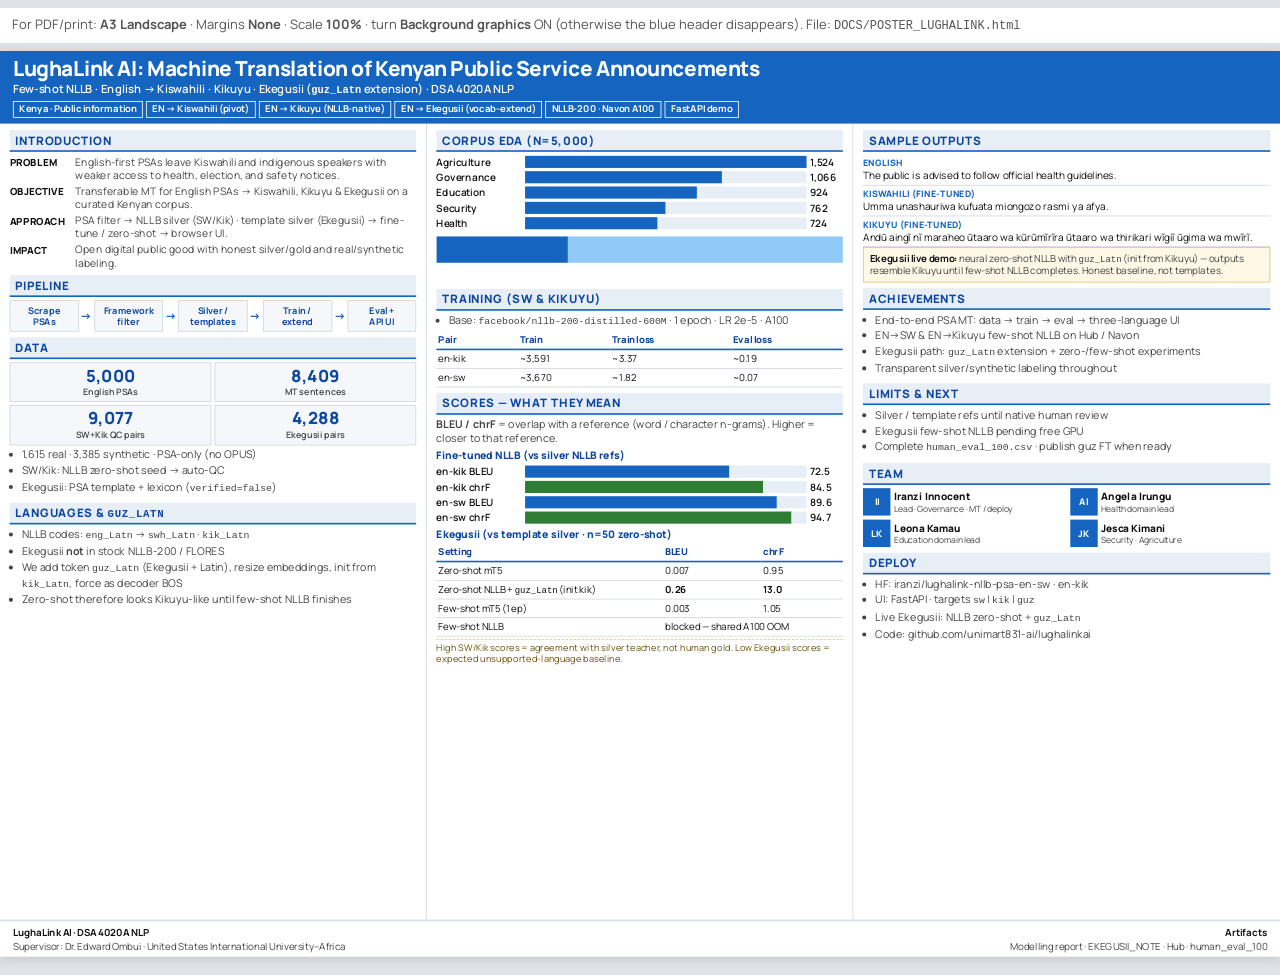
<file: DOCS/POSTER_LUGHALINK.html>
<!DOCTYPE html>
<html lang="en">
<head>
  <meta charset="utf-8" />
  <meta name="viewport" content="width=device-width, initial-scale=1" />
  <title>LughaLink AI — Research Poster</title>
  <link rel="preconnect" href="https://fonts.googleapis.com" />
  <link href="https://fonts.googleapis.com/css2?family=Manrope:wght@500;600;700;800&display=swap" rel="stylesheet" />
  <style>
    :root {
      --blue: #1565c0;
      --ink: #111;
      --muted: #444;
      --rule: #d0d7de;
      --soft: #f5f7fa;
      --accent: #0d47a1;
      --heading-bg: #e8eef5;
      --heading-text: #0d47a1;
    }
    * { box-sizing: border-box; }
    @page { size: A3 landscape; margin: 0; }

    html, body {
      margin: 0;
      font-family: "Manrope", system-ui, sans-serif;
      color: var(--ink);
      background: #dfe3e8;
      -webkit-print-color-adjust: exact;
      print-color-adjust: exact;
    }

    .print-hint {
      width: min(100%, 1400px);
      margin: 8px auto 0;
      padding: 8px 12px;
      font-size: 13px;
      color: #555;
      background: #fff;
    }
    @media print {
      html, body {
        background: #fff !important;
        width: 100%;
        height: 100%;
        margin: 0;
        -webkit-print-color-adjust: exact !important;
        print-color-adjust: exact !important;
      }
      .print-hint { display: none !important; }
      .stage {
        margin: 0 !important;
        width: 100% !important;
        height: 100% !important;
        overflow: visible !important;
      }
      .poster {
        width: 100% !important;
        height: 100% !important;
        transform: none !important;
        box-shadow: none !important;
        overflow: hidden !important;
        -webkit-print-color-adjust: exact !important;
        print-color-adjust: exact !important;
      }
      .banner,
      .banner * {
        -webkit-print-color-adjust: exact !important;
        print-color-adjust: exact !important;
        color: #ffffff !important;
      }
      .banner {
        background: #1565c0 !important;
        background-color: #1565c0 !important;
      }
      .tag {
        border-color: #ffffff !important;
        color: #ffffff !important;
      }
      .fill { background: #1565c0 !important; background-color: #1565c0 !important; }
      .fill.alt { background: #2e7d32 !important; background-color: #2e7d32 !important; }
      .fill.warn { background: #ef6c00 !important; background-color: #ef6c00 !important; }
      .avatar { background: #1565c0 !important; background-color: #1565c0 !important; color: #fff !important; }
      h2 {
        background: #e8eef5 !important;
        background-color: #e8eef5 !important;
        color: #0d47a1 !important;
        border-bottom: 2.5px solid #1565c0 !important;
        -webkit-print-color-adjust: exact !important;
        print-color-adjust: exact !important;
      }
      h3 { color: #0d47a1 !important; }
      .stat, .pipe-step, .track, .soft, .heading-bg {
        -webkit-print-color-adjust: exact !important;
        print-color-adjust: exact !important;
      }
    }

    .stage {
      width: min(100%, 1400px);
      margin: 8px auto 20px;
      position: relative;
      overflow: visible;
    }
    .poster {
      width: 420mm;
      height: 297mm;
      background: #fff;
      background-color: #fff;
      box-shadow: 0 2px 14px rgba(0,0,0,0.15);
      display: flex;
      flex-direction: column;
      overflow: hidden;
      transform-origin: top left;
      -webkit-print-color-adjust: exact;
      print-color-adjust: exact;
    }

    .banner {
      background: #1565c0;
      background-color: #1565c0;
      color: #ffffff;
      padding: 8px 16px 7px;
      flex: 0 0 auto;
      position: relative;
      z-index: 2;
      -webkit-print-color-adjust: exact;
      print-color-adjust: exact;
    }
    .banner h1 {
      margin: 0;
      font-size: 6.8mm;
      font-weight: 800;
      letter-spacing: -0.02em;
      line-height: 1.1;
      color: #ffffff;
    }
    .banner .sub {
      margin: 2px 0 4px;
      font-size: 3.7mm;
      font-weight: 600;
      color: #ffffff;
    }
    .tags { display: flex; flex-wrap: wrap; gap: 4px; }
    .tag {
      font-size: 3.1mm;
      font-weight: 700;
      border: 1px solid #ffffff;
      padding: 1.5px 7px;
      color: #ffffff;
    }

    .body {
      flex: 1 1 auto;
      min-height: 0;
      display: grid;
      grid-template-columns: 1fr 1fr 1fr;
      align-items: stretch;
      border-bottom: 1px solid var(--rule);
    }
    .col {
      height: 100%;
      padding: 8px 12px 8px;
      border-right: 1px solid var(--rule);
      display: flex;
      flex-direction: column;
      justify-content: flex-start;
      gap: 7px;
      overflow: hidden;
    }
    .col:last-child { border-right: 0; }

    .section { flex: 0 0 auto; }

    h2 {
      margin: 0 0 4px;
      font-size: 3.8mm;
      font-weight: 800;
      color: var(--heading-text);
      text-transform: uppercase;
      letter-spacing: 0.06em;
      padding: 3px 7px;
      background: var(--heading-bg);
      background-color: var(--heading-bg);
      border-bottom: 2.5px solid var(--blue);
      -webkit-print-color-adjust: exact;
      print-color-adjust: exact;
    }
    h3 {
      margin: 3px 0 3px;
      font-size: 3.4mm;
      font-weight: 800;
      color: var(--accent);
    }
    p, li {
      margin: 0 0 2.5px;
      font-size: 3.5mm;
      line-height: 1.3;
      color: var(--muted);
    }
    ul { margin: 0; padding-left: 4mm; }
    code { font-size: 0.92em; }

    .kv {
      display: grid;
      grid-template-columns: 20mm 1fr;
      gap: 3px 6px;
    }
    .kv b {
      color: var(--ink);
      font-weight: 800;
      font-size: 3.2mm;
      text-transform: uppercase;
      letter-spacing: 0.02em;
      padding-top: 1px;
    }
    .kv p { margin: 0; font-size: 3.4mm; }

    .pipeline {
      display: flex;
      align-items: stretch;
      gap: 2px;
    }
    .pipe-step {
      background: var(--soft);
      border: 1px solid var(--rule);
      padding: 5px 2px;
      font-size: 3mm;
      font-weight: 700;
      color: var(--accent);
      text-align: center;
      line-height: 1.15;
      flex: 1;
    }
    .pipe-arrow {
      color: var(--blue);
      font-weight: 800;
      font-size: 3.8mm;
      align-self: center;
    }

    .stats {
      display: grid;
      grid-template-columns: 1fr 1fr;
      gap: 4px;
      margin-bottom: 3px;
    }
    .stat {
      background: var(--soft);
      border: 1px solid var(--rule);
      padding: 5px 4px;
      text-align: center;
    }
    .stat .n {
      display: block;
      font-size: 5.5mm;
      font-weight: 800;
      color: var(--accent);
      line-height: 1.05;
    }
    .stat .l {
      display: block;
      font-size: 2.9mm;
      color: var(--muted);
      margin-top: 1px;
      font-weight: 600;
    }

    .metric {
      display: grid;
      grid-template-columns: 28mm 1fr 11mm;
      align-items: center;
      gap: 4px;
      margin: 2px 0;
      font-size: 3.3mm;
      font-weight: 600;
    }
    .track { height: 3.8mm; background: #e8eef5; }
    .fill { height: 100%; background: var(--blue); }
    .fill.alt { background: #2e7d32; }
    .fill.warn { background: #ef6c00; }

    table {
      width: 100%;
      border-collapse: collapse;
      font-size: 3.2mm;
      margin-top: 2px;
    }
    th, td {
      border-bottom: 1px solid var(--rule);
      padding: 2.5px 2px;
      text-align: left;
    }
    th {
      font-weight: 800;
      color: var(--accent);
      border-bottom: 2px solid var(--blue);
      font-size: 3.1mm;
    }

    .sample-row {
      padding: 3px 0;
      border-bottom: 1px solid var(--rule);
      font-size: 3.3mm;
      line-height: 1.28;
    }
    .sample-row:last-child { border-bottom: 0; }
    .sample-row .lbl {
      display: block;
      font-size: 2.9mm;
      font-weight: 800;
      text-transform: uppercase;
      letter-spacing: 0.04em;
      color: var(--blue);
      margin-bottom: 1px;
    }

    .team {
      display: grid;
      grid-template-columns: 1fr 1fr;
      gap: 5px 8px;
      margin-top: 2px;
    }
    .member {
      display: grid;
      grid-template-columns: 9mm 1fr;
      gap: 4px;
      align-items: center;
    }
    .avatar {
      width: 9mm;
      height: 9mm;
      background: var(--blue);
      color: #fff;
      display: grid;
      place-items: center;
      font-size: 3mm;
      font-weight: 800;
    }
    .member .name { font-size: 3.3mm; font-weight: 800; color: var(--ink); margin: 0; }
    .member .role { font-size: 2.8mm; color: var(--muted); margin: 0; line-height: 1.15; }

    .viz { width: 100%; margin: 2px 0; display: block; }

    .note {
      margin-top: 3px;
      font-size: 3mm;
      color: #6a5200;
      padding-top: 3px;
      border-top: 1px dashed #e0c86a;
      line-height: 1.25;
    }

    .callout {
      background: #fff8e7;
      border: 1px solid #e0c86a;
      padding: 5px 7px;
      font-size: 3.2mm;
      line-height: 1.28;
      color: #444;
    }
    .callout strong { color: var(--ink); }

    footer {
      flex: 0 0 auto;
      display: flex;
      justify-content: space-between;
      gap: 12px;
      padding: 5px 16px;
      font-size: 3.2mm;
      color: var(--muted);
      border-top: 1px solid var(--rule);
    }
    footer strong { color: var(--ink); }
  </style>
</head>
<body>
  <p class="print-hint">
    For PDF/print: <b>A3 Landscape</b> · Margins <b>None</b> · Scale <b>100%</b> ·
    turn <b>Background graphics</b> ON (otherwise the blue header disappears).
    File: <code>DOCS/POSTER_LUGHALINK.html</code>
  </p>

  <div class="stage">
  <article class="poster">
    <header class="banner" style="background-color:#1565c0;color:#ffffff;">
      <h1 style="color:#ffffff;">LughaLink AI: Machine Translation of Kenyan Public Service Announcements</h1>
      <p class="sub" style="color:#ffffff;">Few-shot NLLB · English → Kiswahili · Kikuyu · Ekegusii (<code style="color:#fff;">guz_Latn</code> extension) · DSA 4020A NLP</p>
      <div class="tags">
        <span class="tag">Kenya · Public information</span>
        <span class="tag">EN → Kiswahili (pivot)</span>
        <span class="tag">EN → Kikuyu (NLLB-native)</span>
        <span class="tag">EN → Ekegusii (vocab-extend)</span>
        <span class="tag">NLLB-200 · Navon A100</span>
        <span class="tag">FastAPI demo</span>
      </div>
    </header>

    <div class="body">
      <!-- LEFT -->
      <div class="col">
        <section class="section">
          <h2>Introduction</h2>
          <div class="kv">
            <b>Problem</b>
            <p>English-first PSAs leave Kiswahili and indigenous speakers with weaker access to health, election, and safety notices.</p>
            <b>Objective</b>
            <p>Transferable MT for English PSAs → Kiswahili, Kikuyu &amp; Ekegusii on a curated Kenyan corpus.</p>
            <b>Approach</b>
            <p>PSA filter → NLLB silver (SW/Kik) · template silver (Ekegusii) → fine-tune / zero-shot → browser UI.</p>
            <b>Impact</b>
            <p>Open digital public good with honest silver/gold and real/synthetic labeling.</p>
          </div>
        </section>

        <section class="section">
          <h2>Pipeline</h2>
          <div class="pipeline">
            <div class="pipe-step">Scrape<br/>PSAs</div>
            <span class="pipe-arrow">→</span>
            <div class="pipe-step">Framework<br/>filter</div>
            <span class="pipe-arrow">→</span>
            <div class="pipe-step">Silver /<br/>templates</div>
            <span class="pipe-arrow">→</span>
            <div class="pipe-step">Train /<br/>extend</div>
            <span class="pipe-arrow">→</span>
            <div class="pipe-step">Eval +<br/>API UI</div>
          </div>
        </section>

        <section class="section">
          <h2>Data</h2>
          <div class="stats">
            <div class="stat"><span class="n">5,000</span><span class="l">English PSAs</span></div>
            <div class="stat"><span class="n">8,409</span><span class="l">MT sentences</span></div>
            <div class="stat"><span class="n">9,077</span><span class="l">SW+Kik QC pairs</span></div>
            <div class="stat"><span class="n">4,288</span><span class="l">Ekegusii pairs</span></div>
          </div>
          <ul>
            <li>1,615 real · 3,385 synthetic · PSA-only (no OPUS)</li>
            <li>SW/Kik: NLLB zero-shot seed → auto-QC</li>
            <li>Ekegusii: PSA template + lexicon (<code>verified=false</code>)</li>
          </ul>
        </section>

        <section class="section">
          <h2>Languages &amp; <code>guz_Latn</code></h2>
          <ul>
            <li>NLLB codes: <code>eng_Latn</code> → <code>swh_Latn</code> · <code>kik_Latn</code></li>
            <li>Ekegusii <strong>not</strong> in stock NLLB-200 / FLORES</li>
            <li>We add token <code>guz_Latn</code> (Ekegusii + Latin), resize embeddings, init from <code>kik_Latn</code>, force as decoder BOS</li>
            <li>Zero-shot therefore looks Kikuyu-like until few-shot NLLB finishes</li>
          </ul>
        </section>
      </div>

      <!-- CENTER -->
      <div class="col">
        <section class="section">
          <h2>Corpus EDA (n=5,000)</h2>
          <div class="metric"><span>Agriculture</span><div class="track"><div class="fill" style="width:100%"></div></div><span>1,524</span></div>
          <div class="metric"><span>Governance</span><div class="track"><div class="fill" style="width:70%"></div></div><span>1,066</span></div>
          <div class="metric"><span>Education</span><div class="track"><div class="fill" style="width:61%"></div></div><span>924</span></div>
          <div class="metric"><span>Security</span><div class="track"><div class="fill" style="width:50%"></div></div><span>762</span></div>
          <div class="metric"><span>Health</span><div class="track"><div class="fill" style="width:47%"></div></div><span>724</span></div>
          <svg class="viz" viewBox="0 0 340 42" aria-label="Real vs synthetic">
            <rect x="0" y="4" width="110" height="22" fill="#1565c0"/>
            <rect x="110" y="4" width="230" height="22" fill="#90caf9"/>
            <text x="55" y="20" text-anchor="middle" font-size="14" fill="#fff" font-family="Manrope,sans-serif">Real 1,615</text>
            <text x="225" y="20" text-anchor="middle" font-size="14" fill="#0d47a1" font-family="Manrope,sans-serif">Synthetic 3,385</text>
            <text x="0" y="38" font-size="12" fill="#555" font-family="Manrope,sans-serif">Splits (historical): 7,261 / 906 / 910 · Navon A100</text>
          </svg>
        </section>

        <section class="section">
          <h2>Training (SW &amp; Kikuyu)</h2>
          <ul>
            <li>Base: <code>facebook/nllb-200-distilled-600M</code> · 1 epoch · LR 2e-5 · A100</li>
          </ul>
          <table>
            <tr><th>Pair</th><th>Train</th><th>Train loss</th><th>Eval loss</th></tr>
            <tr><td>en-kik</td><td>~3,591</td><td>~3.37</td><td>~0.19</td></tr>
            <tr><td>en-sw</td><td>~3,670</td><td>~1.82</td><td>~0.07</td></tr>
          </table>
        </section>

        <section class="section">
          <h2>Scores — what they mean</h2>
          <p style="margin-bottom:3px;"><strong>BLEU / chrF</strong> = overlap with a reference (word / character n-grams). Higher = closer to that reference.</p>
          <h3>Fine-tuned NLLB (vs silver NLLB refs)</h3>
          <div class="metric"><span>en-kik BLEU</span><div class="track"><div class="fill" style="width:72.5%"></div></div><span>72.5</span></div>
          <div class="metric"><span>en-kik chrF</span><div class="track"><div class="fill alt" style="width:84.5%"></div></div><span>84.5</span></div>
          <div class="metric"><span>en-sw BLEU</span><div class="track"><div class="fill" style="width:89.6%"></div></div><span>89.6</span></div>
          <div class="metric"><span>en-sw chrF</span><div class="track"><div class="fill alt" style="width:94.7%"></div></div><span>94.7</span></div>
          <h3>Ekegusii (vs template silver · n=50 zero-shot)</h3>
          <table>
            <tr><th>Setting</th><th>BLEU</th><th>chrF</th></tr>
            <tr><td>Zero-shot mT5</td><td>0.007</td><td>0.95</td></tr>
            <tr><td>Zero-shot NLLB + <code>guz_Latn</code> (init kik)</td><td><strong>0.26</strong></td><td><strong>13.0</strong></td></tr>
            <tr><td>Few-shot mT5 (1 ep)</td><td>0.003</td><td>1.05</td></tr>
            <tr><td>Few-shot NLLB</td><td colspan="2">blocked — shared A100 OOM</td></tr>
          </table>
          <p class="note">High SW/Kik scores = agreement with silver teacher, not human gold. Low Ekegusii scores = expected unsupported-language baseline.</p>
        </section>
      </div>

      <!-- RIGHT -->
      <div class="col">
        <section class="section">
          <h2>Sample outputs</h2>
          <div class="sample-row">
            <span class="lbl">English</span>
            The public is advised to follow official health guidelines.
          </div>
          <div class="sample-row">
            <span class="lbl">Kiswahili (fine-tuned)</span>
            Umma unashauriwa kufuata miongozo rasmi ya afya.
          </div>
          <div class="sample-row">
            <span class="lbl">Kikuyu (fine-tuned)</span>
            Andũ aingĩ nĩ maraheo ũtaaro wa kũrũmĩrĩra ũtaaro wa thirikari wĩgiĩ ũgima wa mwĩrĩ.
          </div>
          <div class="callout">
            <strong>Ekegusii live demo:</strong> neural zero-shot NLLB with <code>guz_Latn</code> (init from Kikuyu) — outputs resemble Kikuyu until few-shot NLLB completes. Honest baseline, not templates.
          </div>
        </section>

        <section class="section">
          <h2>Achievements</h2>
          <ul>
            <li>End-to-end PSA MT: data → train → eval → three-language UI</li>
            <li>EN→SW &amp; EN→Kikuyu few-shot NLLB on Hub / Navon</li>
            <li>Ekegusii path: <code>guz_Latn</code> extension + zero-/few-shot experiments</li>
            <li>Transparent silver/synthetic labeling throughout</li>
          </ul>
        </section>

        <section class="section">
          <h2>Limits &amp; next</h2>
          <ul>
            <li>Silver / template refs until native human review</li>
            <li>Ekegusii few-shot NLLB pending free GPU</li>
            <li>Complete <code>human_eval_100.csv</code> · publish guz FT when ready</li>
          </ul>
        </section>

        <section class="section">
          <h2>Team</h2>
          <div class="team">
            <div class="member">
              <div class="avatar">II</div>
              <div>
                <p class="name">Iranzi Innocent</p>
                <p class="role">Lead · Governance · MT / deploy</p>
              </div>
            </div>
            <div class="member">
              <div class="avatar">AI</div>
              <div>
                <p class="name">Angela Irungu</p>
                <p class="role">Health domain lead</p>
              </div>
            </div>
            <div class="member">
              <div class="avatar">LK</div>
              <div>
                <p class="name">Leona Kamau</p>
                <p class="role">Education domain lead</p>
              </div>
            </div>
            <div class="member">
              <div class="avatar">JK</div>
              <div>
                <p class="name">Jesca Kimani</p>
                <p class="role">Security · Agriculture</p>
              </div>
            </div>
          </div>
        </section>

        <section class="section">
          <h2>Deploy</h2>
          <ul>
            <li>HF: iranzi/lughalink-nllb-psa-en-sw · en-kik</li>
            <li>UI: FastAPI · targets <code>sw</code> | <code>kik</code> | <code>guz</code></li>
            <li>Live Ekegusii: NLLB zero-shot + <code>guz_Latn</code></li>
            <li>Code: github.com/unimart831-ai/lughalinkai</li>
          </ul>
        </section>
      </div>
    </div>

    <footer>
      <div>
        <strong>LughaLink AI · DSA 4020A NLP</strong><br />
        Supervisor: Dr. Edward Ombui · United States International University–Africa
      </div>
      <div style="text-align:right">
        <strong>Artifacts</strong><br />
        Modelling report · EKEGUSII_NOTE · Hub · human_eval_100
      </div>
    </footer>
  </article>
  </div>

  <script>
    (function () {
      const stage = document.querySelector(".stage");
      const poster = document.querySelector(".poster");
      if (!stage || !poster) return;
      function fit() {
        const scale = stage.clientWidth / poster.offsetWidth;
        poster.style.transform = "scale(" + scale + ")";
        stage.style.height = poster.offsetHeight * scale + "px";
      }
      fit();
      window.addEventListener("resize", fit);
      if (document.fonts && document.fonts.ready) document.fonts.ready.then(fit);
    })();
  </script>
</body>
</html>
</file>
